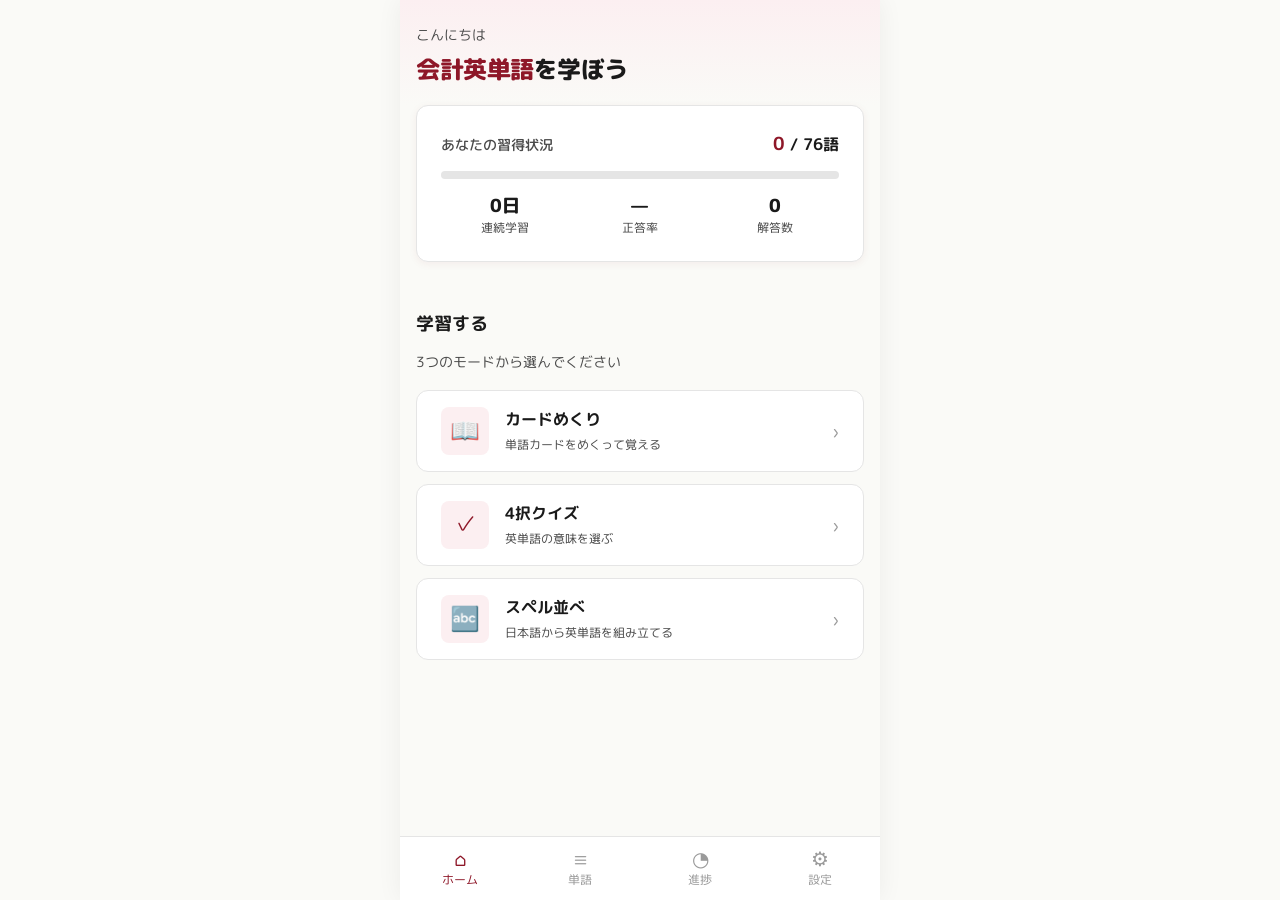
<file: index.html>
<!DOCTYPE html>
<html lang="ja">
<head>
  <meta charset="UTF-8">
  <meta name="viewport" content="width=device-width, initial-scale=1.0, maximum-scale=1.0, user-scalable=no">
  <meta name="theme-color" content="#8E1728">
  <title>会計英単語アプリ（仮）</title>

  <!-- Google Fonts: M PLUS Rounded 1c -->
  <link rel="preconnect" href="https://fonts.googleapis.com">
  <link rel="preconnect" href="https://fonts.gstatic.com" crossorigin>
  <link href="https://fonts.googleapis.com/css2?family=M+PLUS+Rounded+1c:wght@400;500;700;800&display=swap" rel="stylesheet">

  <!-- スタイル -->
  <link rel="stylesheet" href="css/theme.css">
  <link rel="stylesheet" href="css/base.css">
  <link rel="stylesheet" href="css/components.css">

  <style>
    /* ホーム画面固有のスタイル */
    .home-header {
      padding: var(--space-5) var(--space-4) var(--space-4);
      background: linear-gradient(180deg, var(--color-primary-50) 0%, var(--color-bg) 100%);
    }

    .home-greeting {
      font-size: var(--font-size-sm);
      color: var(--color-text-sub);
      margin-bottom: var(--space-1);
    }

    .home-title {
      font-size: var(--font-size-lg);
      font-weight: 800;
      color: var(--color-text);
      letter-spacing: -0.02em;
    }

    .home-title__brand {
      color: var(--color-primary);
    }

    /* 進捗サマリー */
    .progress-summary {
      background-color: var(--color-bg-elevated);
      border-radius: var(--radius-lg);
      padding: var(--space-5);
      margin: 0 var(--space-4) var(--space-5);
      border: 1px solid var(--color-border);
      box-shadow: var(--shadow-card);
    }

    .progress-summary__header {
      display: flex;
      justify-content: space-between;
      align-items: baseline;
      margin-bottom: var(--space-3);
    }

    .progress-summary__label {
      font-size: var(--font-size-sm);
      color: var(--color-text-sub);
      font-weight: 500;
    }

    .progress-summary__count {
      font-size: var(--font-size-base);
      color: var(--color-text);
      font-weight: 700;
    }

    .progress-summary__count strong {
      color: var(--color-primary);
      font-size: var(--font-size-md);
    }

    /* 統計グリッド */
    .stats-grid {
      display: grid;
      grid-template-columns: repeat(3, 1fr);
      gap: var(--space-2);
      margin-top: var(--space-4);
    }

    .stat-mini {
      text-align: center;
    }

    .stat-mini__value {
      font-size: var(--font-size-md);
      font-weight: 800;
      color: var(--color-text);
      line-height: 1.2;
    }

    .stat-mini__label {
      font-size: var(--font-size-xs);
      color: var(--color-text-sub);
      margin-top: 2px;
    }

    /* 学習モードリスト */
    .mode-list {
      display: flex;
      flex-direction: column;
      gap: var(--space-3);
    }
  </style>
</head>
<body>
  <div class="app-container">
    <main class="main-content">

      <!-- ヘッダー：挨拶とアプリタイトル -->
      <header class="home-header">
        <p class="home-greeting">こんにちは</p>
        <h1 class="home-title">
          <span class="home-title__brand">会計英単語</span>を学ぼう
        </h1>
      </header>

      <!-- 進捗サマリー -->
      <div class="progress-summary">
        <div class="progress-summary__header">
          <span class="progress-summary__label">あなたの習得状況</span>
          <span class="progress-summary__count">
            <strong>4</strong> / 20語
          </span>
        </div>
        <div class="progress-bar">
          <div class="progress-bar__fill" style="width: 20%;"></div>
        </div>

        <div class="stats-grid">
          <div class="stat-mini">
            <div class="stat-mini__value">5日</div>
            <div class="stat-mini__label">連続学習</div>
          </div>
          <div class="stat-mini">
            <div class="stat-mini__value">87%</div>
            <div class="stat-mini__label">正答率</div>
          </div>
          <div class="stat-mini">
            <div class="stat-mini__value">42</div>
            <div class="stat-mini__label">解答数</div>
          </div>
        </div>
      </div>

      <!-- 学習モード -->
      <section class="section">
        <h2 class="section__title">学習する</h2>
        <p class="section__subtitle">3つのモードから選んでください</p>

        <div class="mode-list">
          <a href="pages/range-select.html?mode=card" class="mode-card">
            <div class="mode-card__icon">📖</div>
            <div class="mode-card__body">
              <div class="mode-card__title">カードめくり</div>
              <div class="mode-card__desc">単語カードをめくって覚える</div>
            </div>
            <div class="mode-card__chevron">›</div>
          </a>

          <a href="pages/range-select.html?mode=quiz" class="mode-card">
            <div class="mode-card__icon">✓</div>
            <div class="mode-card__body">
              <div class="mode-card__title">4択クイズ</div>
              <div class="mode-card__desc">英単語の意味を選ぶ</div>
            </div>
            <div class="mode-card__chevron">›</div>
          </a>

          <a href="pages/range-select.html?mode=input" class="mode-card">
            <div class="mode-card__icon">🔤</div>
            <div class="mode-card__body">
              <div class="mode-card__title">スペル並べ</div>
              <div class="mode-card__desc">日本語から英単語を組み立てる</div>
            </div>
            <div class="mode-card__chevron">›</div>
          </a>
        </div>
      </section>

    </main>

    <!-- 下部タブバー -->
    <nav class="tab-bar">
      <a href="index.html" class="tab-bar__item tab-bar__item--active">
        <span class="tab-bar__icon">⌂</span>
        <span>ホーム</span>
      </a>
      <a href="pages/word-list.html" class="tab-bar__item">
        <span class="tab-bar__icon">≡</span>
        <span>単語</span>
      </a>
      <a href="pages/progress.html" class="tab-bar__item">
        <span class="tab-bar__icon">◔</span>
        <span>進捗</span>
      </a>
      <a href="pages/settings.html" class="tab-bar__item">
        <span class="tab-bar__icon">⚙</span>
        <span>設定</span>
      </a>
    </nav>
  </div>

  <script src="js/storage.js"></script>
  <script src="js/words.js"></script>
  <script src="js/progress.js"></script>
  <script src="js/ui.js"></script>
  <script>
    // ホーム画面の動的表示処理
    document.addEventListener('DOMContentLoaded', async () => {
      try {
        await storage.init();
        const allTerms = await words.getAll();
        const stats = await progress.getOverallStats();

        // 習得状況の表示
        const masteredCount = stats.masteredCount;
        const totalCount = allTerms.length;
        const percentage = totalCount > 0 ? Math.round((masteredCount / totalCount) * 100) : 0;

        const progressLabel = document.querySelector('.progress-summary__count');
        if (progressLabel) {
          progressLabel.innerHTML = `<strong>${masteredCount}</strong> / ${totalCount}語`;
        }

        const progressBar = document.querySelector('.progress-bar__fill');
        if (progressBar) {
          progressBar.style.width = `${percentage}%`;
        }

        // 統計（連続学習日数・正答率・解答数）
        const statValues = document.querySelectorAll('.stat-mini__value');
        if (statValues.length >= 3) {
          statValues[0].textContent = `${stats.streakDays}日`;
          statValues[1].textContent = stats.totalAnswered > 0
            ? `${Math.round(stats.accuracy * 100)}%`
            : '—';
          statValues[2].textContent = stats.totalAnswered;
        }
      } catch (error) {
        console.error('ホーム画面初期化エラー:', error);
      }
    });
  </script>
</body>
</html>
</file>
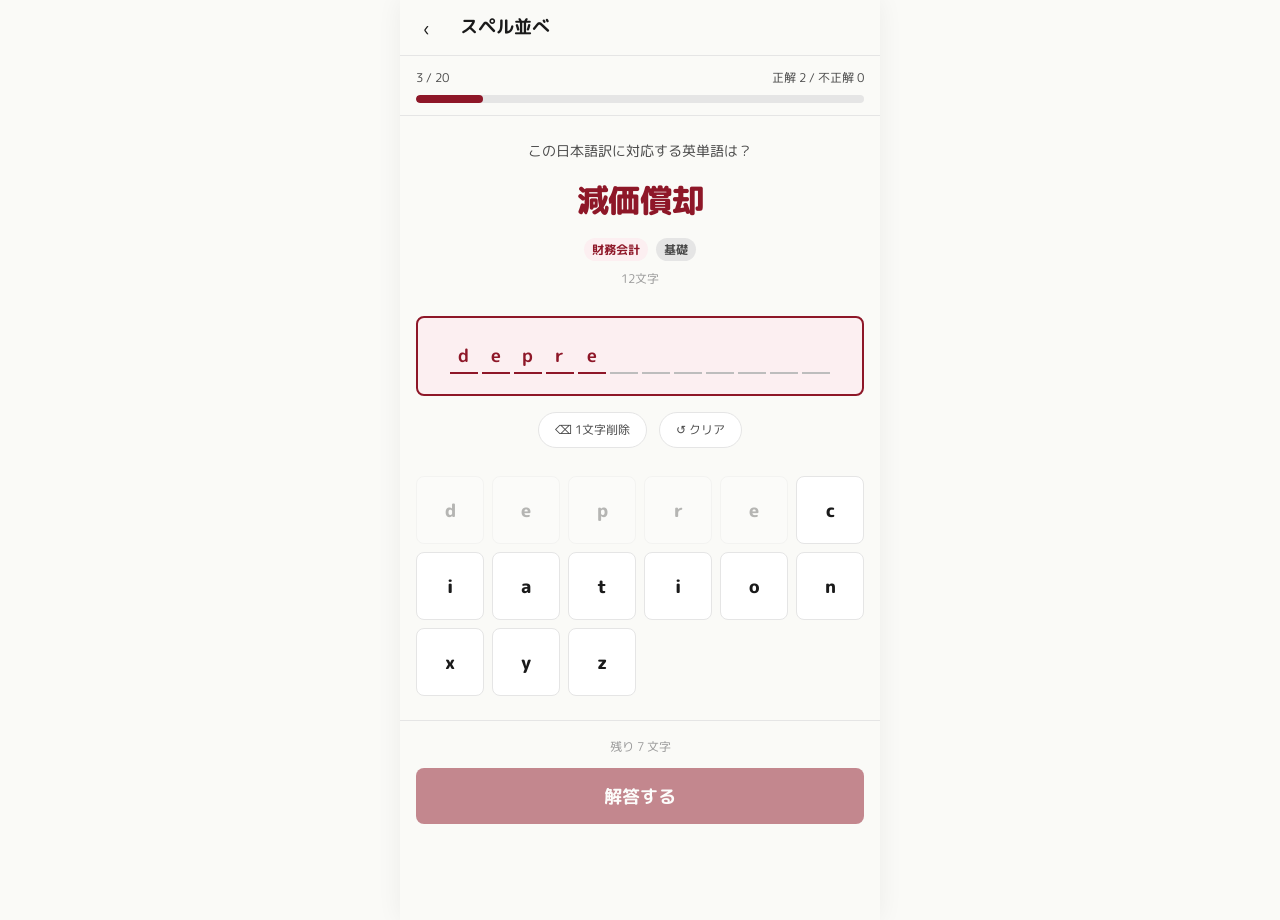
<file: pages/learn-input.html>
<!DOCTYPE html>
<html lang="ja">
<head>
  <meta charset="UTF-8">
  <meta name="viewport" content="width=device-width, initial-scale=1.0, maximum-scale=1.0, user-scalable=no">
  <meta name="theme-color" content="#8E1728">
  <title>スペル並べ</title>

  <link rel="preconnect" href="https://fonts.googleapis.com">
  <link rel="preconnect" href="https://fonts.gstatic.com" crossorigin>
  <link href="https://fonts.googleapis.com/css2?family=M+PLUS+Rounded+1c:wght@400;500;700;800&display=swap" rel="stylesheet">

  <link rel="stylesheet" href="../css/theme.css">
  <link rel="stylesheet" href="../css/base.css">
  <link rel="stylesheet" href="../css/components.css">

  <style>
    .learn-progress {
      padding: var(--space-3) var(--space-4);
      background-color: var(--color-bg);
      border-bottom: 1px solid var(--color-border);
    }

    .learn-progress__header {
      display: flex;
      justify-content: space-between;
      font-size: var(--font-size-xs);
      color: var(--color-text-sub);
      margin-bottom: var(--space-2);
    }

    /* 問題エリア */
    .input-question {
      padding: var(--space-5) var(--space-4) var(--space-3);
      text-align: center;
    }

    .input-question__label {
      font-size: var(--font-size-sm);
      color: var(--color-text-sub);
      margin-bottom: var(--space-3);
    }

    .input-question__japanese {
      font-size: var(--font-size-xl);
      font-weight: 800;
      color: var(--color-primary);
      margin-bottom: var(--space-3);
      letter-spacing: -0.01em;
    }

    .input-question__meta {
      display: flex;
      justify-content: center;
      gap: var(--space-2);
      margin-bottom: var(--space-2);
    }

    .input-question__hint {
      font-size: var(--font-size-xs);
      color: var(--color-text-mute);
    }

    /* 入力エリア */
    .input-area {
      margin: var(--space-4) var(--space-4);
      min-height: 80px;
      background-color: var(--color-bg-elevated);
      border-radius: var(--radius-md);
      border: 2px dashed var(--color-border-strong);
      padding: var(--space-3);
      display: flex;
      flex-wrap: wrap;
      align-items: center;
      gap: var(--space-1);
      justify-content: center;
      font-size: var(--font-size-md);
      font-weight: 700;
      letter-spacing: 0.02em;
    }

    .input-area--filled {
      border-style: solid;
      border-color: var(--color-primary);
      background-color: var(--color-primary-50);
    }

    .input-slot {
      display: inline-block;
      width: 28px;
      height: 36px;
      border-bottom: 2px solid var(--color-border-strong);
      text-align: center;
      line-height: 36px;
      color: var(--color-text);
      font-weight: 700;
    }

    .input-slot--filled {
      border-bottom-color: var(--color-primary);
      color: var(--color-primary);
    }

    .input-slot--space {
      width: 16px;
      border-bottom: none;
    }

    /* 削除ボタン */
    .input-controls {
      padding: 0 var(--space-4);
      display: flex;
      justify-content: center;
      gap: var(--space-3);
      margin-bottom: var(--space-4);
    }

    .input-control-btn {
      padding: var(--space-2) var(--space-4);
      background-color: var(--color-bg-elevated);
      border: 1px solid var(--color-border);
      border-radius: var(--radius-full);
      font-size: var(--font-size-xs);
      color: var(--color-text-sub);
      cursor: pointer;
      font-family: var(--font-base);
    }

    /* 文字パレット */
    .letter-palette {
      padding: var(--space-3) var(--space-4) var(--space-5);
      display: grid;
      grid-template-columns: repeat(6, 1fr);
      gap: var(--space-2);
    }

    .letter-tile {
      aspect-ratio: 1;
      background-color: var(--color-bg-elevated);
      border: 1.5px solid var(--color-border);
      border-radius: var(--radius-md);
      font-size: var(--font-size-md);
      font-weight: 800;
      color: var(--color-text);
      cursor: pointer;
      font-family: var(--font-base);
      transition: all var(--transition-fast);
      display: flex;
      align-items: center;
      justify-content: center;
      user-select: none;
      -webkit-user-select: none;
    }

    .letter-tile:active {
      background-color: var(--color-primary);
      color: white;
      border-color: var(--color-primary);
      transform: scale(0.94);
    }

    .letter-tile--used {
      opacity: 0.3;
      pointer-events: none;
    }

    /* 確認ボタン */
    .check-action {
      position: sticky;
      bottom: 0;
      background-color: var(--color-bg);
      padding: var(--space-4);
      border-top: 1px solid var(--color-border);
    }

    .check-action__hint {
      text-align: center;
      font-size: var(--font-size-xs);
      color: var(--color-text-mute);
      margin-bottom: var(--space-3);
    }
  </style>
</head>
<body>
  <div class="app-container">
    <main class="main-content">

      <header class="app-header">
        <button class="app-header__back" onclick="history.back()">‹</button>
        <h1 class="app-header__title">スペル並べ</h1>
      </header>

      <!-- 進捗 -->
      <div class="learn-progress">
        <div class="learn-progress__header">
          <span>3 / 20</span>
          <span>正解 2 / 不正解 0</span>
        </div>
        <div class="progress-bar">
          <div class="progress-bar__fill" style="width: 15%;"></div>
        </div>
      </div>

      <!-- 問題 -->
      <div class="input-question">
        <p class="input-question__label">この日本語訳に対応する英単語は？</p>
        <h2 class="input-question__japanese">減価償却</h2>
        <div class="input-question__meta">
          <span class="badge badge--primary">財務会計</span>
          <span class="badge">基礎</span>
        </div>
        <p class="input-question__hint">12文字</p>
      </div>

      <!-- 入力エリア -->
      <div class="input-area input-area--filled" id="inputArea">
        <span class="input-slot input-slot--filled">d</span>
        <span class="input-slot input-slot--filled">e</span>
        <span class="input-slot input-slot--filled">p</span>
        <span class="input-slot input-slot--filled">r</span>
        <span class="input-slot input-slot--filled">e</span>
        <span class="input-slot"></span>
        <span class="input-slot"></span>
        <span class="input-slot"></span>
        <span class="input-slot"></span>
        <span class="input-slot"></span>
        <span class="input-slot"></span>
        <span class="input-slot"></span>
      </div>

      <!-- 操作ボタン -->
      <div class="input-controls">
        <button class="input-control-btn">⌫ 1文字削除</button>
        <button class="input-control-btn">↺ クリア</button>
      </div>

      <!-- 文字パレット -->
      <div class="letter-palette">
        <button class="letter-tile letter-tile--used">d</button>
        <button class="letter-tile letter-tile--used">e</button>
        <button class="letter-tile letter-tile--used">p</button>
        <button class="letter-tile letter-tile--used">r</button>
        <button class="letter-tile letter-tile--used">e</button>
        <button class="letter-tile">c</button>
        <button class="letter-tile">i</button>
        <button class="letter-tile">a</button>
        <button class="letter-tile">t</button>
        <button class="letter-tile">i</button>
        <button class="letter-tile">o</button>
        <button class="letter-tile">n</button>
        <button class="letter-tile">x</button>
        <button class="letter-tile">y</button>
        <button class="letter-tile">z</button>
      </div>

      <!-- 確認ボタン -->
      <div class="check-action">
        <p class="check-action__hint">残り 7 文字</p>
        <button class="btn btn--primary btn--block btn--lg" disabled style="opacity: 0.5;">解答する</button>
      </div>

    </main>
  </div>
</body>
</html>
</file>
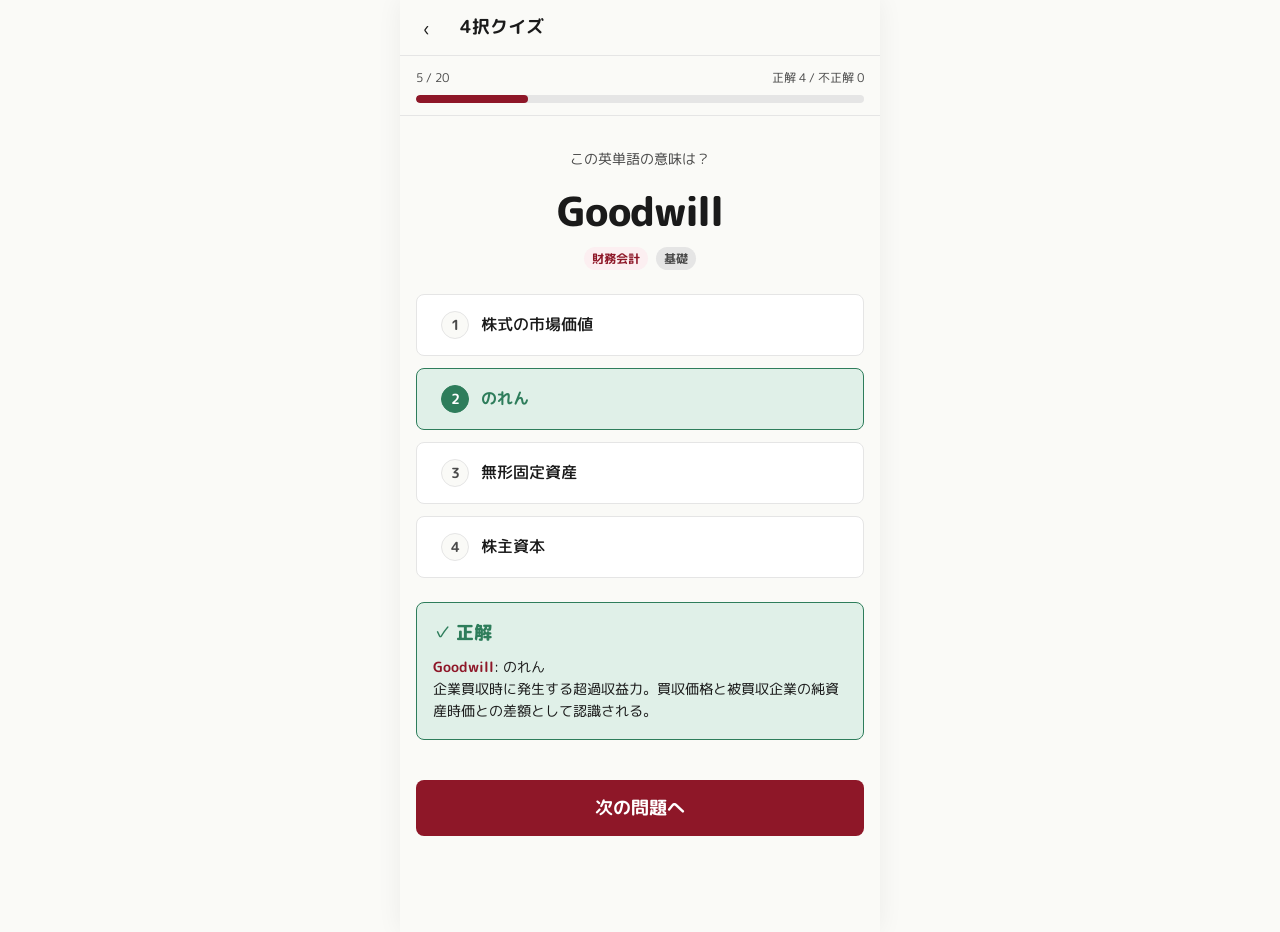
<file: pages/learn-quiz.html>
<!DOCTYPE html>
<html lang="ja">
<head>
  <meta charset="UTF-8">
  <meta name="viewport" content="width=device-width, initial-scale=1.0, maximum-scale=1.0, user-scalable=no">
  <meta name="theme-color" content="#8E1728">
  <title>4択クイズ</title>

  <link rel="preconnect" href="https://fonts.googleapis.com">
  <link rel="preconnect" href="https://fonts.gstatic.com" crossorigin>
  <link href="https://fonts.googleapis.com/css2?family=M+PLUS+Rounded+1c:wght@400;500;700;800&display=swap" rel="stylesheet">

  <link rel="stylesheet" href="../css/theme.css">
  <link rel="stylesheet" href="../css/base.css">
  <link rel="stylesheet" href="../css/components.css">

  <style>
    .learn-progress {
      padding: var(--space-3) var(--space-4);
      background-color: var(--color-bg);
      border-bottom: 1px solid var(--color-border);
    }

    .learn-progress__header {
      display: flex;
      justify-content: space-between;
      font-size: var(--font-size-xs);
      color: var(--color-text-sub);
      margin-bottom: var(--space-2);
    }

    /* 問題エリア */
    .quiz-question {
      padding: var(--space-6) var(--space-4) var(--space-5);
      text-align: center;
    }

    .quiz-question__label {
      font-size: var(--font-size-sm);
      color: var(--color-text-sub);
      margin-bottom: var(--space-4);
    }

    .quiz-question__word {
      font-size: var(--font-size-xxl);
      font-weight: 800;
      color: var(--color-text);
      line-height: 1.2;
      letter-spacing: -0.02em;
      margin-bottom: var(--space-3);
    }

    .quiz-question__meta {
      display: flex;
      justify-content: center;
      gap: var(--space-2);
    }

    /* 選択肢 */
    .quiz-options {
      padding: 0 var(--space-4);
      display: flex;
      flex-direction: column;
      gap: var(--space-3);
    }

    .quiz-option {
      width: 100%;
      padding: var(--space-4) var(--space-5);
      background-color: var(--color-bg-elevated);
      border: 1.5px solid var(--color-border);
      border-radius: var(--radius-md);
      font-size: var(--font-size-base);
      font-weight: 500;
      color: var(--color-text);
      cursor: pointer;
      font-family: var(--font-base);
      text-align: left;
      transition: all var(--transition-fast);
      min-height: 56px;
      display: flex;
      align-items: center;
      gap: var(--space-3);
    }

    .quiz-option__number {
      flex-shrink: 0;
      width: 28px;
      height: 28px;
      border-radius: var(--radius-full);
      background-color: var(--color-bg);
      border: 1.5px solid var(--color-border);
      display: flex;
      align-items: center;
      justify-content: center;
      font-size: var(--font-size-sm);
      font-weight: 700;
      color: var(--color-text-sub);
    }

    .quiz-option:active {
      transform: scale(0.98);
    }

    /* 正解時 */
    .quiz-option--correct {
      background-color: var(--color-success-light);
      border-color: var(--color-success);
      color: var(--color-success);
      font-weight: 700;
    }

    .quiz-option--correct .quiz-option__number {
      background-color: var(--color-success);
      border-color: var(--color-success);
      color: white;
    }

    /* 不正解時 */
    .quiz-option--incorrect {
      background-color: var(--color-error-light);
      border-color: var(--color-error);
      color: var(--color-error);
    }

    .quiz-option--incorrect .quiz-option__number {
      background-color: var(--color-error);
      border-color: var(--color-error);
      color: white;
    }

    /* フィードバック表示 */
    .quiz-feedback {
      margin: var(--space-5) var(--space-4) 0;
      padding: var(--space-4);
      border-radius: var(--radius-md);
      display: none;
    }

    .quiz-feedback--show {
      display: block;
    }

    .quiz-feedback--correct {
      background-color: var(--color-success-light);
      border: 1px solid var(--color-success);
      color: var(--color-success);
    }

    .quiz-feedback--incorrect {
      background-color: var(--color-warning-light);
      border: 1px solid var(--color-warning);
      color: var(--color-warning);
    }

    .quiz-feedback__title {
      font-size: var(--font-size-md);
      font-weight: 800;
      margin-bottom: var(--space-2);
    }

    .quiz-feedback__detail {
      font-size: var(--font-size-sm);
      color: var(--color-text);
      line-height: 1.6;
    }

    .quiz-feedback__detail strong {
      color: var(--color-primary);
      font-weight: 700;
    }

    /* 次へボタン */
    .next-action {
      position: sticky;
      bottom: 0;
      background-color: var(--color-bg);
      padding: var(--space-4);
      margin-top: var(--space-5);
      display: none;
    }

    .next-action--show {
      display: block;
    }
  </style>
</head>
<body>
  <div class="app-container">
    <main class="main-content">

      <header class="app-header">
        <button class="app-header__back" onclick="history.back()">‹</button>
        <h1 class="app-header__title">4択クイズ</h1>
      </header>

      <!-- 進捗 -->
      <div class="learn-progress">
        <div class="learn-progress__header">
          <span>5 / 20</span>
          <span>正解 4 / 不正解 0</span>
        </div>
        <div class="progress-bar">
          <div class="progress-bar__fill" style="width: 25%;"></div>
        </div>
      </div>

      <!-- 問題 -->
      <div class="quiz-question">
        <p class="quiz-question__label">この英単語の意味は？</p>
        <h2 class="quiz-question__word">Goodwill</h2>
        <div class="quiz-question__meta">
          <span class="badge badge--primary">財務会計</span>
          <span class="badge">基礎</span>
        </div>
      </div>

      <!-- 選択肢 -->
      <div class="quiz-options">
        <button class="quiz-option" onclick="selectAnswer(this, false)">
          <span class="quiz-option__number">1</span>
          <span>株式の市場価値</span>
        </button>
        <button class="quiz-option quiz-option--correct" onclick="selectAnswer(this, true)" id="correctOption">
          <span class="quiz-option__number">2</span>
          <span>のれん</span>
        </button>
        <button class="quiz-option" onclick="selectAnswer(this, false)">
          <span class="quiz-option__number">3</span>
          <span>無形固定資産</span>
        </button>
        <button class="quiz-option" onclick="selectAnswer(this, false)">
          <span class="quiz-option__number">4</span>
          <span>株主資本</span>
        </button>
      </div>

      <!-- フィードバック -->
      <div class="quiz-feedback quiz-feedback--correct quiz-feedback--show" id="feedback">
        <div class="quiz-feedback__title">✓ 正解</div>
        <div class="quiz-feedback__detail">
          <strong>Goodwill</strong>: のれん<br>
          企業買収時に発生する超過収益力。買収価格と被買収企業の純資産時価との差額として認識される。
        </div>
      </div>

      <!-- 次へ -->
      <div class="next-action next-action--show">
        <button class="btn btn--primary btn--block btn--lg">次の問題へ</button>
      </div>

    </main>
  </div>

  <script>
    // この画面はワイヤーフレーム用：正解時のフィードバックを最初から表示している
    function selectAnswer(btn, isCorrect) {
      // ダミー処理：次の問題へ進む想定
    }
  </script>
</body>
</html>
</file>
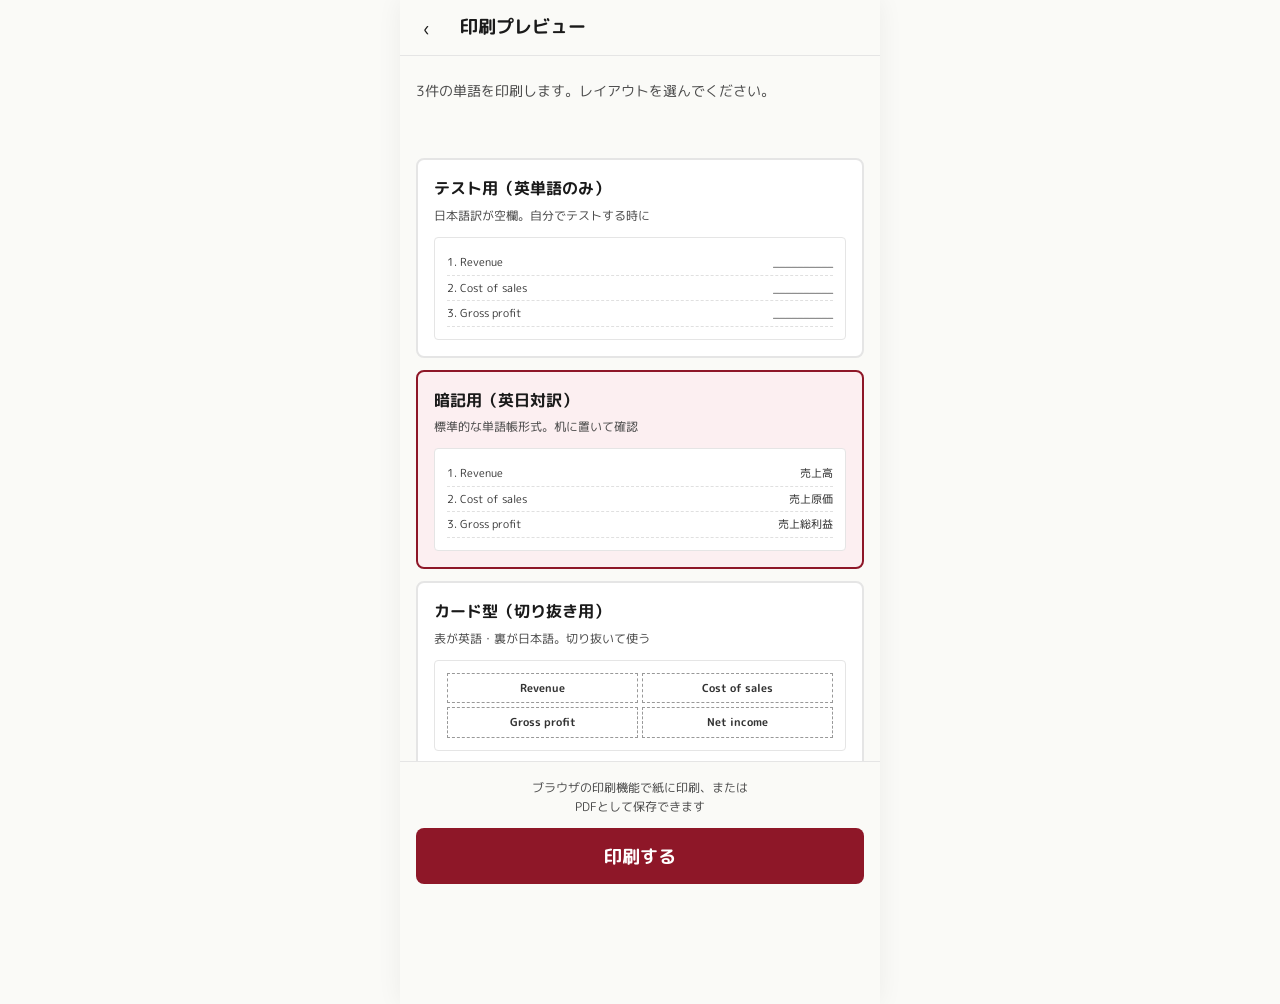
<file: pages/print-view.html>
<!DOCTYPE html>
<html lang="ja">
<head>
  <meta charset="UTF-8">
  <meta name="viewport" content="width=device-width, initial-scale=1.0, maximum-scale=1.0, user-scalable=no">
  <meta name="theme-color" content="#8E1728">
  <title>印刷プレビュー</title>

  <link rel="preconnect" href="https://fonts.googleapis.com">
  <link rel="preconnect" href="https://fonts.gstatic.com" crossorigin>
  <link href="https://fonts.googleapis.com/css2?family=M+PLUS+Rounded+1c:wght@400;500;700;800&display=swap" rel="stylesheet">

  <link rel="stylesheet" href="../css/theme.css">
  <link rel="stylesheet" href="../css/base.css">
  <link rel="stylesheet" href="../css/components.css">

  <style>
    .layout-selector {
      padding: var(--space-4);
      display: flex;
      flex-direction: column;
      gap: var(--space-3);
    }

    .layout-option {
      background-color: var(--color-bg-elevated);
      border: 2px solid var(--color-border);
      border-radius: var(--radius-md);
      padding: var(--space-4);
      cursor: pointer;
      transition: all var(--transition-fast);
    }

    .layout-option--selected {
      border-color: var(--color-primary);
      background-color: var(--color-primary-50);
    }

    .layout-option__title {
      font-size: var(--font-size-base);
      font-weight: 700;
      color: var(--color-text);
      margin-bottom: var(--space-1);
    }

    .layout-option__desc {
      font-size: var(--font-size-xs);
      color: var(--color-text-sub);
      margin-bottom: var(--space-3);
    }

    .layout-preview {
      background-color: white;
      border: 1px solid var(--color-border);
      border-radius: var(--radius-sm);
      padding: var(--space-3);
      font-size: 11px;
      color: #333;
      line-height: 1.5;
    }

    .layout-preview__row {
      display: flex;
      justify-content: space-between;
      padding: 4px 0;
      border-bottom: 1px dashed #e0e0e0;
    }

    .layout-preview__cards {
      display: grid;
      grid-template-columns: 1fr 1fr;
      gap: 4px;
    }

    .layout-preview__card {
      border: 1px dashed #999;
      padding: 6px;
      text-align: center;
      font-weight: 700;
    }

    .print-action {
      position: sticky;
      bottom: 0;
      padding: var(--space-4);
      background-color: var(--color-bg);
      border-top: 1px solid var(--color-border);
    }

    .print-info {
      text-align: center;
      font-size: var(--font-size-xs);
      color: var(--color-text-sub);
      margin-bottom: var(--space-3);
      line-height: 1.6;
    }
  </style>
</head>
<body>
  <div class="app-container">
    <main class="main-content">

      <header class="app-header">
        <button class="app-header__back" onclick="history.back()">‹</button>
        <h1 class="app-header__title">印刷プレビュー</h1>
      </header>

      <div class="section">
        <p class="section__subtitle">3件の単語を印刷します。レイアウトを選んでください。</p>
      </div>

      <!-- レイアウト選択 -->
      <div class="layout-selector">
        <!-- レイアウト1：英単語のみ（テスト用） -->
        <div class="layout-option" onclick="selectLayout(this)">
          <div class="layout-option__title">テスト用（英単語のみ）</div>
          <div class="layout-option__desc">日本語訳が空欄。自分でテストする時に</div>
          <div class="layout-preview">
            <div class="layout-preview__row"><span>1. Revenue</span><span>__________</span></div>
            <div class="layout-preview__row"><span>2. Cost of sales</span><span>__________</span></div>
            <div class="layout-preview__row"><span>3. Gross profit</span><span>__________</span></div>
          </div>
        </div>

        <!-- レイアウト2：英日対訳（暗記用） -->
        <div class="layout-option layout-option--selected" onclick="selectLayout(this)">
          <div class="layout-option__title">暗記用（英日対訳）</div>
          <div class="layout-option__desc">標準的な単語帳形式。机に置いて確認</div>
          <div class="layout-preview">
            <div class="layout-preview__row"><span>1. Revenue</span><span>売上高</span></div>
            <div class="layout-preview__row"><span>2. Cost of sales</span><span>売上原価</span></div>
            <div class="layout-preview__row"><span>3. Gross profit</span><span>売上総利益</span></div>
          </div>
        </div>

        <!-- レイアウト3：カード型 -->
        <div class="layout-option" onclick="selectLayout(this)">
          <div class="layout-option__title">カード型（切り抜き用）</div>
          <div class="layout-option__desc">表が英語・裏が日本語。切り抜いて使う</div>
          <div class="layout-preview">
            <div class="layout-preview__cards">
              <div class="layout-preview__card">Revenue</div>
              <div class="layout-preview__card">Cost of sales</div>
              <div class="layout-preview__card">Gross profit</div>
              <div class="layout-preview__card">Net income</div>
            </div>
          </div>
        </div>
      </div>

      <!-- 印刷ボタン -->
      <div class="print-action">
        <p class="print-info">
          ブラウザの印刷機能で紙に印刷、または<br>
          PDFとして保存できます
        </p>
        <button class="btn btn--primary btn--block btn--lg" onclick="window.print()">
          印刷する
        </button>
      </div>

    </main>
  </div>

  <script>
    function selectLayout(elem) {
      document.querySelectorAll('.layout-option').forEach(el => {
        el.classList.remove('layout-option--selected');
      });
      elem.classList.add('layout-option--selected');
    }
  </script>
</body>
</html>
</file>
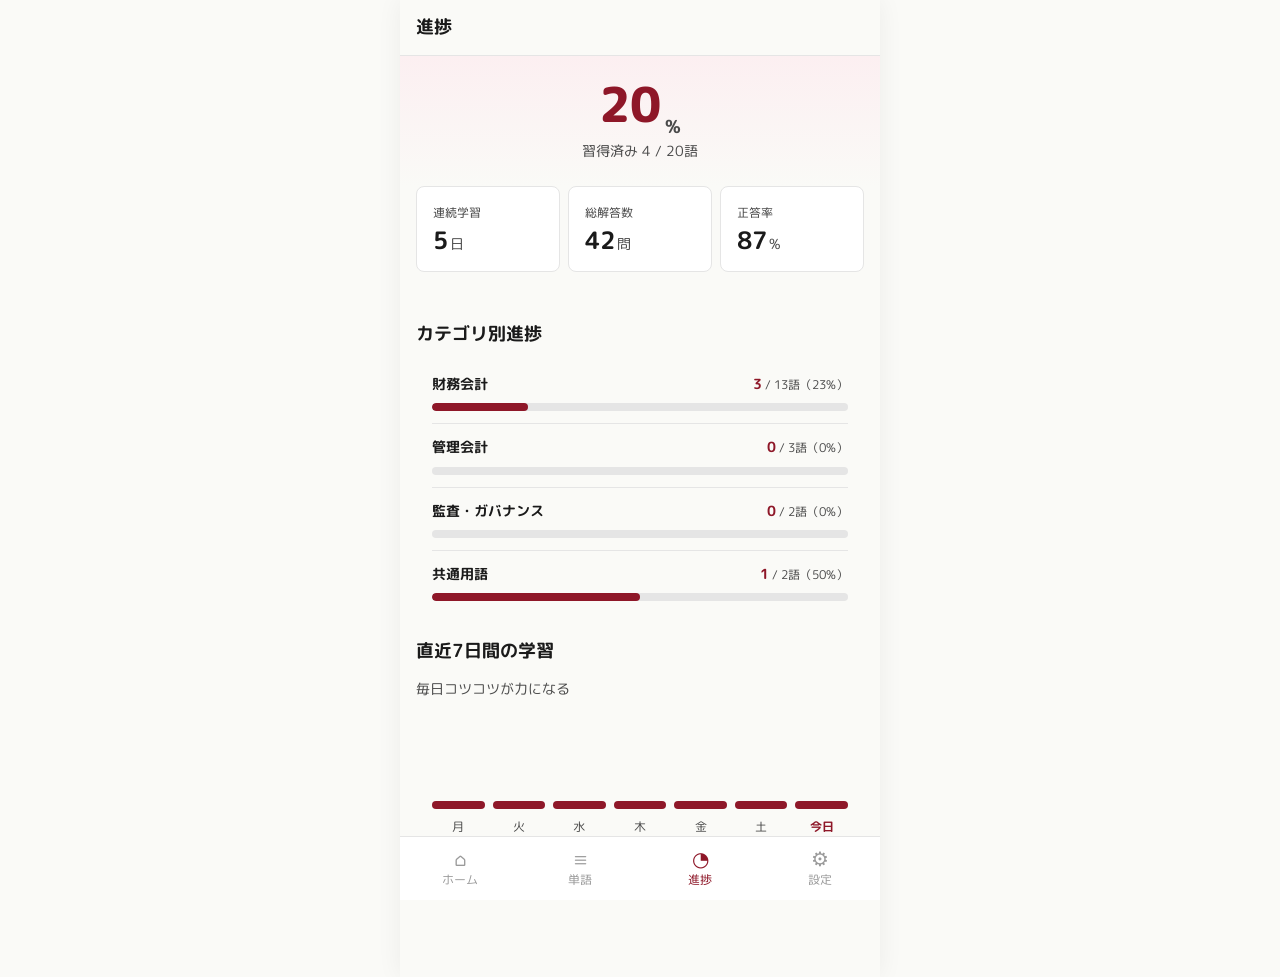
<file: pages/progress.html>
<!DOCTYPE html>
<html lang="ja">
<head>
  <meta charset="UTF-8">
  <meta name="viewport" content="width=device-width, initial-scale=1.0, maximum-scale=1.0, user-scalable=no">
  <meta name="theme-color" content="#8E1728">
  <title>進捗</title>

  <link rel="preconnect" href="https://fonts.googleapis.com">
  <link rel="preconnect" href="https://fonts.gstatic.com" crossorigin>
  <link href="https://fonts.googleapis.com/css2?family=M+PLUS+Rounded+1c:wght@400;500;700;800&display=swap" rel="stylesheet">

  <link rel="stylesheet" href="../css/theme.css">
  <link rel="stylesheet" href="../css/base.css">
  <link rel="stylesheet" href="../css/components.css">

  <style>
    .progress-hero {
      padding: var(--space-5) var(--space-4);
      text-align: center;
      background: linear-gradient(180deg, var(--color-primary-50) 0%, var(--color-bg) 100%);
    }

    .progress-hero__big {
      font-size: 48px;
      font-weight: 800;
      color: var(--color-primary);
      line-height: 1;
      margin-bottom: var(--space-1);
    }

    .progress-hero__big sub {
      font-size: var(--font-size-md);
      font-weight: 700;
      color: var(--color-text-sub);
      margin-left: var(--space-1);
    }

    .progress-hero__label {
      font-size: var(--font-size-sm);
      color: var(--color-text-sub);
    }

    .stats-row {
      padding: 0 var(--space-4) var(--space-5);
      display: grid;
      grid-template-columns: 1fr 1fr 1fr;
      gap: var(--space-2);
    }

    /* カテゴリ進捗 */
    .category-progress {
      padding: 0 var(--space-4);
    }

    .category-item {
      padding: var(--space-3) 0;
      border-bottom: 1px solid var(--color-border);
    }

    .category-item:last-child {
      border-bottom: none;
    }

    .category-item__header {
      display: flex;
      justify-content: space-between;
      align-items: baseline;
      margin-bottom: var(--space-2);
    }

    .category-item__name {
      font-size: var(--font-size-sm);
      font-weight: 700;
      color: var(--color-text);
    }

    .category-item__count {
      font-size: var(--font-size-xs);
      color: var(--color-text-sub);
    }

    .category-item__count strong {
      color: var(--color-primary);
      font-size: var(--font-size-sm);
      font-weight: 700;
    }

    /* 学習量グラフ */
    .activity-chart {
      padding: var(--space-3) var(--space-4) var(--space-5);
    }

    .activity-bars {
      display: flex;
      gap: var(--space-2);
      align-items: flex-end;
      height: 120px;
      padding: var(--space-3) 0;
    }

    .activity-bar {
      flex: 1;
      display: flex;
      flex-direction: column;
      align-items: center;
      gap: var(--space-2);
    }

    .activity-bar__visual {
      width: 100%;
      background-color: var(--color-primary);
      border-radius: var(--radius-sm);
      min-height: 8px;
      transition: height var(--transition-slow);
    }

    .activity-bar__visual--mute {
      background-color: var(--color-border);
    }

    .activity-bar__day {
      font-size: var(--font-size-xs);
      color: var(--color-text-sub);
    }

    .activity-bar__day--today {
      color: var(--color-primary);
      font-weight: 700;
    }
  </style>
</head>
<body>
  <div class="app-container">
    <main class="main-content">

      <header class="app-header">
        <h1 class="app-header__title">進捗</h1>
      </header>

      <!-- 全体進捗ヒーロー -->
      <div class="progress-hero">
        <div class="progress-hero__big">20<sub>%</sub></div>
        <div class="progress-hero__label">習得済み 4 / 20語</div>
      </div>

      <!-- 統計 -->
      <div class="stats-row">
        <div class="stat-card">
          <div class="stat-card__label">連続学習</div>
          <div class="stat-card__value">5<span class="stat-card__suffix">日</span></div>
        </div>
        <div class="stat-card">
          <div class="stat-card__label">総解答数</div>
          <div class="stat-card__value">42<span class="stat-card__suffix">問</span></div>
        </div>
        <div class="stat-card">
          <div class="stat-card__label">正答率</div>
          <div class="stat-card__value">87<span class="stat-card__suffix">%</span></div>
        </div>
      </div>

      <!-- カテゴリ別進捗 -->
      <section class="section">
        <h2 class="section__title">カテゴリ別進捗</h2>
        <div class="category-progress">
          <div class="category-item">
            <div class="category-item__header">
              <span class="category-item__name">財務会計</span>
              <span class="category-item__count"><strong>3</strong> / 13語（23%）</span>
            </div>
            <div class="progress-bar">
              <div class="progress-bar__fill" style="width: 23%;"></div>
            </div>
          </div>
          <div class="category-item">
            <div class="category-item__header">
              <span class="category-item__name">管理会計</span>
              <span class="category-item__count"><strong>0</strong> / 3語（0%）</span>
            </div>
            <div class="progress-bar">
              <div class="progress-bar__fill" style="width: 0%;"></div>
            </div>
          </div>
          <div class="category-item">
            <div class="category-item__header">
              <span class="category-item__name">監査・ガバナンス</span>
              <span class="category-item__count"><strong>0</strong> / 2語（0%）</span>
            </div>
            <div class="progress-bar">
              <div class="progress-bar__fill" style="width: 0%;"></div>
            </div>
          </div>
          <div class="category-item">
            <div class="category-item__header">
              <span class="category-item__name">共通用語</span>
              <span class="category-item__count"><strong>1</strong> / 2語（50%）</span>
            </div>
            <div class="progress-bar">
              <div class="progress-bar__fill" style="width: 50%;"></div>
            </div>
          </div>
        </div>
      </section>

      <!-- 学習量グラフ -->
      <section class="section">
        <h2 class="section__title">直近7日間の学習</h2>
        <p class="section__subtitle">毎日コツコツが力になる</p>
        <div class="activity-chart">
          <div class="activity-bars">
            <div class="activity-bar">
              <div class="activity-bar__visual" style="height: 30%;"></div>
              <span class="activity-bar__day">月</span>
            </div>
            <div class="activity-bar">
              <div class="activity-bar__visual" style="height: 60%;"></div>
              <span class="activity-bar__day">火</span>
            </div>
            <div class="activity-bar">
              <div class="activity-bar__visual" style="height: 80%;"></div>
              <span class="activity-bar__day">水</span>
            </div>
            <div class="activity-bar">
              <div class="activity-bar__visual" style="height: 45%;"></div>
              <span class="activity-bar__day">木</span>
            </div>
            <div class="activity-bar">
              <div class="activity-bar__visual" style="height: 90%;"></div>
              <span class="activity-bar__day">金</span>
            </div>
            <div class="activity-bar">
              <div class="activity-bar__visual" style="height: 70%;"></div>
              <span class="activity-bar__day">土</span>
            </div>
            <div class="activity-bar">
              <div class="activity-bar__visual" style="height: 40%;"></div>
              <span class="activity-bar__day activity-bar__day--today">今日</span>
            </div>
          </div>
        </div>
      </section>

    </main>

    <!-- 下部タブバー -->
    <nav class="tab-bar">
      <a href="../index.html" class="tab-bar__item">
        <span class="tab-bar__icon">⌂</span>
        <span>ホーム</span>
      </a>
      <a href="word-list.html" class="tab-bar__item">
        <span class="tab-bar__icon">≡</span>
        <span>単語</span>
      </a>
      <a href="progress.html" class="tab-bar__item tab-bar__item--active">
        <span class="tab-bar__icon">◔</span>
        <span>進捗</span>
      </a>
      <a href="settings.html" class="tab-bar__item">
        <span class="tab-bar__icon">⚙</span>
        <span>設定</span>
      </a>
    </nav>
  </div>
</body>
</html>
</file>
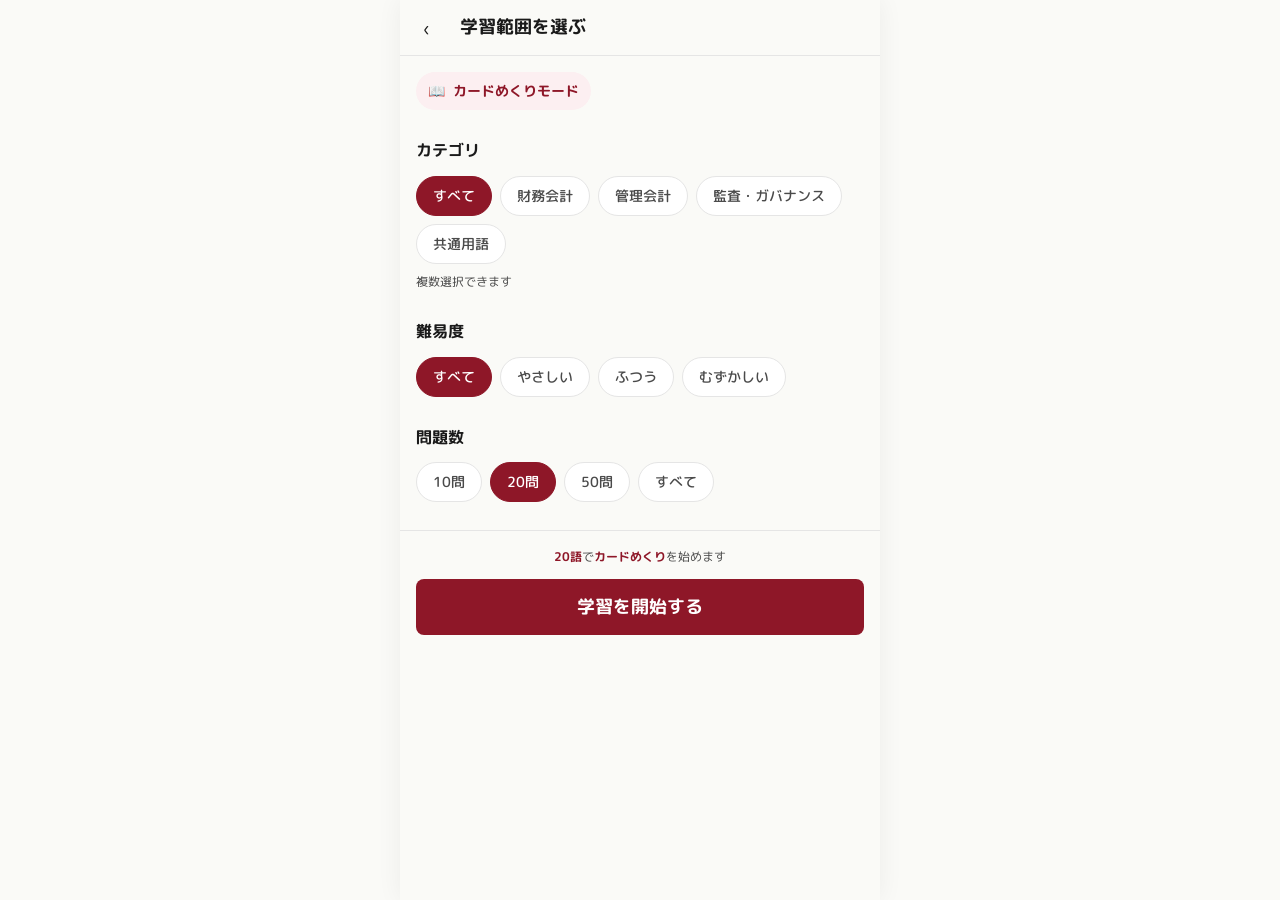
<file: pages/range-select.html>
<!DOCTYPE html>
<html lang="ja">
<head>
  <meta charset="UTF-8">
  <meta name="viewport" content="width=device-width, initial-scale=1.0, maximum-scale=1.0, user-scalable=no">
  <meta name="theme-color" content="#8E1728">
  <title>学習範囲を選ぶ</title>

  <link rel="preconnect" href="https://fonts.googleapis.com">
  <link rel="preconnect" href="https://fonts.gstatic.com" crossorigin>
  <link href="https://fonts.googleapis.com/css2?family=M+PLUS+Rounded+1c:wght@400;500;700;800&display=swap" rel="stylesheet">

  <link rel="stylesheet" href="../css/theme.css">
  <link rel="stylesheet" href="../css/base.css">
  <link rel="stylesheet" href="../css/components.css">

  <style>
    .range-section {
      padding: var(--space-4) var(--space-4) var(--space-3);
    }

    .range-section__title {
      font-size: var(--font-size-base);
      font-weight: 700;
      margin-bottom: var(--space-3);
      color: var(--color-text);
    }

    .range-section__hint {
      font-size: var(--font-size-xs);
      color: var(--color-text-sub);
      margin-top: var(--space-2);
    }

    /* 開始ボタン：画面下部に固定 */
    .start-action {
      position: sticky;
      bottom: 0;
      background-color: var(--color-bg);
      padding: var(--space-4);
      border-top: 1px solid var(--color-border);
      margin-top: var(--space-4);
    }

    .start-summary {
      font-size: var(--font-size-xs);
      color: var(--color-text-sub);
      text-align: center;
      margin-bottom: var(--space-3);
    }

    .start-summary strong {
      color: var(--color-primary);
      font-weight: 700;
    }

    /* モード表示 */
    .mode-indicator {
      display: inline-flex;
      align-items: center;
      gap: var(--space-2);
      padding: var(--space-2) var(--space-3);
      background-color: var(--color-primary-50);
      color: var(--color-primary);
      border-radius: var(--radius-full);
      font-size: var(--font-size-sm);
      font-weight: 700;
    }
  </style>
</head>
<body>
  <div class="app-container">
    <main class="main-content">

      <header class="app-header">
        <button class="app-header__back" onclick="history.back()">‹</button>
        <h1 class="app-header__title">学習範囲を選ぶ</h1>
      </header>

      <!-- モード表示 -->
      <div class="range-section">
        <div class="mode-indicator" id="modeIndicator">
          <span>📖</span>
          <span id="modeName">カードめくりモード</span>
        </div>
      </div>

      <!-- カテゴリ選択 -->
      <section class="range-section">
        <h2 class="range-section__title">カテゴリ</h2>
        <div class="choice-group">
          <button class="choice-chip choice-chip--selected" data-cat="all">すべて</button>
          <button class="choice-chip" data-cat="financial_accounting">財務会計</button>
          <button class="choice-chip" data-cat="management_accounting">管理会計</button>
          <button class="choice-chip" data-cat="audit_governance">監査・ガバナンス</button>
          <button class="choice-chip" data-cat="common">共通用語</button>
        </div>
        <p class="range-section__hint">複数選択できます</p>
      </section>

      <!-- 難易度選択 -->
      <section class="range-section">
        <h2 class="range-section__title">難易度</h2>
        <div class="choice-group">
          <button class="choice-chip choice-chip--selected" data-level="all">すべて</button>
          <button class="choice-chip" data-level="easy">やさしい</button>
          <button class="choice-chip" data-level="normal">ふつう</button>
          <button class="choice-chip" data-level="hard">むずかしい</button>
        </div>
      </section>

      <!-- 問題数選択 -->
      <section class="range-section">
        <h2 class="range-section__title">問題数</h2>
        <div class="choice-group">
          <button class="choice-chip" data-count="10">10問</button>
          <button class="choice-chip choice-chip--selected" data-count="20">20問</button>
          <button class="choice-chip" data-count="50">50問</button>
          <button class="choice-chip" data-count="all">すべて</button>
        </div>
      </section>

      <!-- 開始ボタン -->
      <div class="start-action">
        <p class="start-summary">
          <strong>20語</strong>で<strong id="summaryMode">カードめくり</strong>を始めます
        </p>
        <button class="btn btn--primary btn--block btn--lg" onclick="startLearning()">
          学習を開始する
        </button>
      </div>

    </main>
  </div>

  <script>
    // URLパラメータからモードを取得
    const urlParams = new URLSearchParams(window.location.search);
    const mode = urlParams.get('mode') || 'card';

    const modeConfig = {
      card: { name: 'カードめくりモード', icon: '📖', short: 'カードめくり', page: 'learn-card.html' },
      quiz: { name: '4択クイズモード', icon: '✓', short: '4択クイズ', page: 'learn-quiz.html' },
      input: { name: 'スペル並べモード', icon: '🔤', short: 'スペル並べ', page: 'learn-input.html' }
    };

    const config = modeConfig[mode] || modeConfig.card;
    document.getElementById('modeName').textContent = config.name;
    document.getElementById('summaryMode').textContent = config.short;
    document.querySelector('.mode-indicator span:first-child').textContent = config.icon;

    // チップの選択切り替え
    document.querySelectorAll('.choice-chip').forEach(chip => {
      chip.addEventListener('click', () => {
        // 同じグループ内で他を非選択にする（ラジオボタン的挙動）
        // ただし「カテゴリ」と「難易度」は将来的に複数選択にしたいので、ここではすべての選択を許容
        const isAllInGroup = chip.parentElement.querySelector('[data-cat="all"], [data-level="all"], [data-count]');

        // カウントは1つだけ選べる
        if (chip.dataset.count) {
          chip.parentElement.querySelectorAll('.choice-chip').forEach(c => c.classList.remove('choice-chip--selected'));
          chip.classList.add('choice-chip--selected');
          return;
        }

        // 「すべて」を押したら他を解除
        if (chip.dataset.cat === 'all' || chip.dataset.level === 'all') {
          chip.parentElement.querySelectorAll('.choice-chip').forEach(c => c.classList.remove('choice-chip--selected'));
          chip.classList.add('choice-chip--selected');
          return;
        }

        // 「すべて」以外を押したら、「すべて」を解除
        const allChip = chip.parentElement.querySelector('[data-cat="all"], [data-level="all"]');
        if (allChip) allChip.classList.remove('choice-chip--selected');

        // トグル
        chip.classList.toggle('choice-chip--selected');

        // すべて未選択になったら「すべて」を選択
        const anySelected = chip.parentElement.querySelectorAll('.choice-chip--selected').length > 0;
        if (!anySelected && allChip) allChip.classList.add('choice-chip--selected');
      });
    });

    function startLearning() {
      window.location.href = config.page;
    }
  </script>
</body>
</html>
</file>
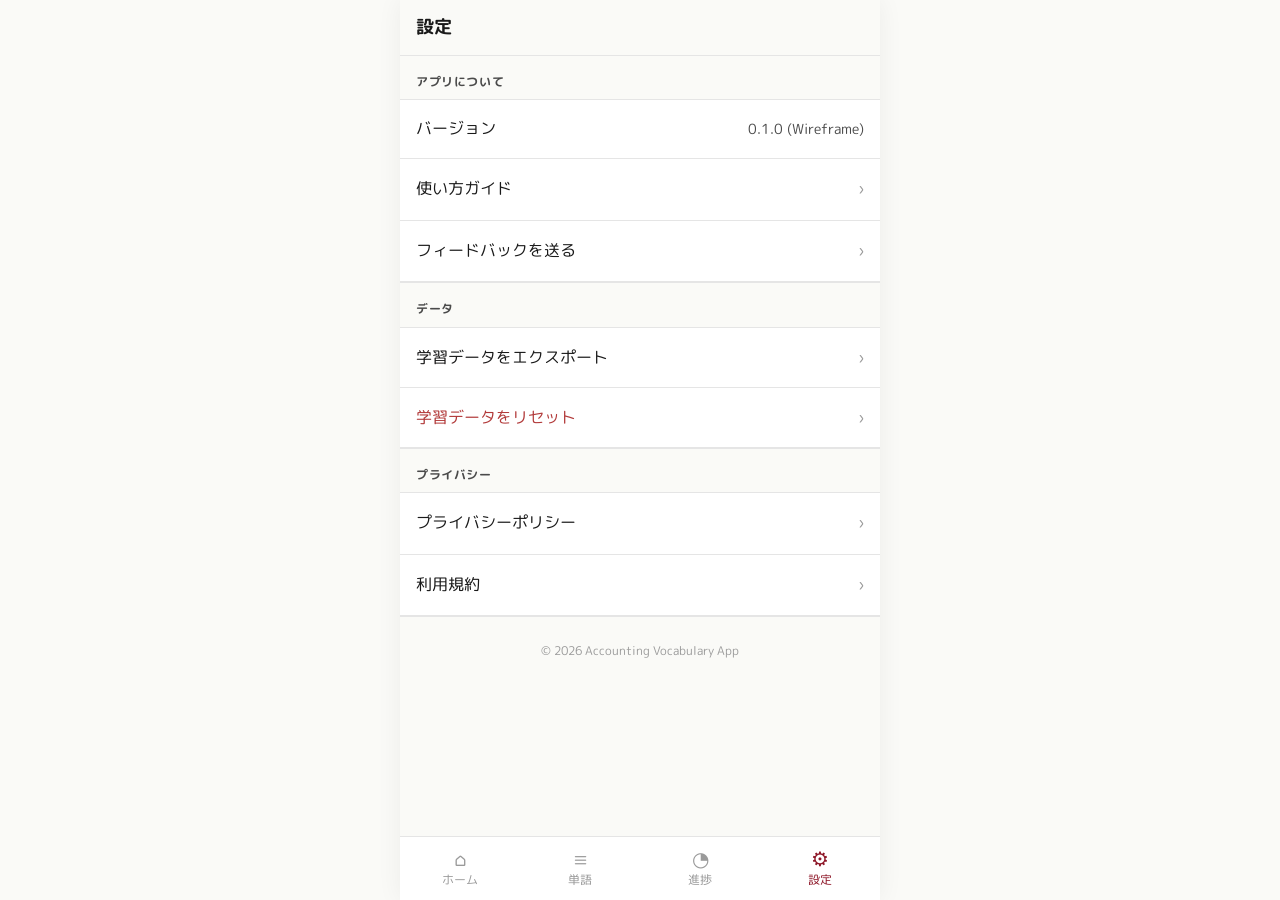
<file: pages/settings.html>
<!DOCTYPE html>
<html lang="ja">
<head>
  <meta charset="UTF-8">
  <meta name="viewport" content="width=device-width, initial-scale=1.0, maximum-scale=1.0, user-scalable=no">
  <meta name="theme-color" content="#8E1728">
  <title>設定</title>

  <link rel="preconnect" href="https://fonts.googleapis.com">
  <link rel="preconnect" href="https://fonts.gstatic.com" crossorigin>
  <link href="https://fonts.googleapis.com/css2?family=M+PLUS+Rounded+1c:wght@400;500;700;800&display=swap" rel="stylesheet">

  <link rel="stylesheet" href="../css/theme.css">
  <link rel="stylesheet" href="../css/base.css">
  <link rel="stylesheet" href="../css/components.css">

  <style>
    .settings-section-title {
      padding: var(--space-4) var(--space-4) var(--space-2);
      font-size: var(--font-size-xs);
      color: var(--color-text-sub);
      font-weight: 700;
      text-transform: uppercase;
      letter-spacing: 0.05em;
    }

    .settings-group {
      background-color: var(--color-bg-elevated);
      border-top: 1px solid var(--color-border);
      border-bottom: 1px solid var(--color-border);
    }

    .danger-action {
      color: var(--color-error) !important;
    }
  </style>
</head>
<body>
  <div class="app-container">
    <main class="main-content">

      <header class="app-header">
        <h1 class="app-header__title">設定</h1>
      </header>

      <!-- アプリについて -->
      <h2 class="settings-section-title">アプリについて</h2>
      <div class="settings-group">
        <div class="list-item">
          <span class="list-item__label">バージョン</span>
          <span class="list-item__value">0.1.0 (Wireframe)</span>
        </div>
        <a href="#" class="list-item">
          <span class="list-item__label">使い方ガイド</span>
          <span class="list-item__chevron">›</span>
        </a>
        <a href="#" class="list-item">
          <span class="list-item__label">フィードバックを送る</span>
          <span class="list-item__chevron">›</span>
        </a>
      </div>

      <!-- データ管理 -->
      <h2 class="settings-section-title">データ</h2>
      <div class="settings-group">
        <button class="list-item">
          <span class="list-item__label">学習データをエクスポート</span>
          <span class="list-item__chevron">›</span>
        </button>
        <button class="list-item">
          <span class="list-item__label danger-action">学習データをリセット</span>
          <span class="list-item__chevron">›</span>
        </button>
      </div>

      <!-- プライバシー -->
      <h2 class="settings-section-title">プライバシー</h2>
      <div class="settings-group">
        <a href="#" class="list-item">
          <span class="list-item__label">プライバシーポリシー</span>
          <span class="list-item__chevron">›</span>
        </a>
        <a href="#" class="list-item">
          <span class="list-item__label">利用規約</span>
          <span class="list-item__chevron">›</span>
        </a>
      </div>

      <p style="text-align: center; padding: var(--space-5); font-size: var(--font-size-xs); color: var(--color-text-mute);">
        © 2026 Accounting Vocabulary App
      </p>

    </main>

    <!-- 下部タブバー -->
    <nav class="tab-bar">
      <a href="../index.html" class="tab-bar__item">
        <span class="tab-bar__icon">⌂</span>
        <span>ホーム</span>
      </a>
      <a href="word-list.html" class="tab-bar__item">
        <span class="tab-bar__icon">≡</span>
        <span>単語</span>
      </a>
      <a href="progress.html" class="tab-bar__item">
        <span class="tab-bar__icon">◔</span>
        <span>進捗</span>
      </a>
      <a href="settings.html" class="tab-bar__item tab-bar__item--active">
        <span class="tab-bar__icon">⚙</span>
        <span>設定</span>
      </a>
    </nav>
  </div>
</body>
</html>
</file>
<file: css/theme.css>
/* ==========================================================================
   theme.css - グローバルなデザイントークン
   将来の他大学展開時、ここの値だけ差し替えれば対応可能
   ========================================================================== */

:root {
  /* ----- カラー：プライマリ（早稲田レッド） ----- */
  --color-primary: #8E1728;
  --color-primary-dark: #6B0F1E;
  --color-primary-light: #C44D5C;
  --color-primary-50: #FCEFF1;
  --color-primary-100: #F5D5DA;

  /* ----- カラー：ベース ----- */
  --color-bg: #FAFAF7;
  --color-bg-elevated: #FFFFFF;
  --color-text: #1A1A1A;
  --color-text-sub: #4A4A4A;
  --color-text-mute: #9A9A9A;
  --color-border: #E5E5E5;
  --color-border-strong: #BDBDBD;

  /* ----- カラー：状態 ----- */
  --color-success: #2E7D5B;
  --color-success-light: #E0F0E8;
  --color-warning: #C97B22;
  --color-warning-light: #F8E8D4;
  --color-error: #B23A3A;
  --color-error-light: #F5DCDC;

  /* ----- フォント ----- */
  --font-base: "M PLUS Rounded 1c", -apple-system, BlinkMacSystemFont, "Segoe UI", sans-serif;

  /* ----- フォントサイズ ----- */
  --font-size-xs: 12px;
  --font-size-sm: 14px;
  --font-size-base: 16px;
  --font-size-md: 18px;
  --font-size-lg: 24px;
  --font-size-xl: 32px;
  --font-size-xxl: 40px;

  /* ----- 余白（8pxグリッド） ----- */
  --space-1: 4px;
  --space-2: 8px;
  --space-3: 12px;
  --space-4: 16px;
  --space-5: 24px;
  --space-6: 32px;
  --space-7: 48px;
  --space-8: 64px;

  /* ----- 角丸 ----- */
  --radius-sm: 4px;
  --radius-md: 8px;
  --radius-lg: 12px;
  --radius-xl: 16px;
  --radius-full: 9999px;

  /* ----- 影 ----- */
  --shadow-sm: 0 1px 2px rgba(26, 26, 26, 0.04), 0 1px 3px rgba(26, 26, 26, 0.06);
  --shadow-md: 0 4px 6px -2px rgba(26, 26, 26, 0.05), 0 2px 4px -1px rgba(26, 26, 26, 0.04);
  --shadow-lg: 0 10px 15px -3px rgba(26, 26, 26, 0.08), 0 4px 6px -2px rgba(26, 26, 26, 0.04);
  --shadow-card: 0 2px 8px rgba(142, 23, 40, 0.06);

  /* ----- アニメーション ----- */
  --transition-fast: 150ms ease-out;
  --transition-base: 200ms ease-out;
  --transition-slow: 250ms ease-out;

  /* ----- レイアウト ----- */
  --max-width-mobile: 480px;
  --tab-bar-height: 64px;
  --header-height: 56px;
  --tap-min-size: 44px;
}
</file>
<file: css/base.css>
/* ==========================================================================
   base.css - リセット・共通スタイル
   ========================================================================== */

*, *::before, *::after {
  box-sizing: border-box;
  margin: 0;
  padding: 0;
}

html {
  font-size: 16px;
  -webkit-text-size-adjust: 100%;
  -webkit-tap-highlight-color: transparent;
}

body {
  font-family: var(--font-base);
  font-size: var(--font-size-base);
  font-weight: 400;
  line-height: 1.6;
  color: var(--color-text);
  background-color: var(--color-bg);
  min-height: 100vh;
  /* スマホ最適化 */
  overflow-x: hidden;
  -webkit-font-smoothing: antialiased;
  -moz-osx-font-smoothing: grayscale;
}

/* スマホ画面の中央配置（PCで見たときのために） */
.app-container {
  max-width: var(--max-width-mobile);
  margin: 0 auto;
  background-color: var(--color-bg);
  min-height: 100vh;
  position: relative;
  /* PC表示時に、スマホ枠を可視化 */
  box-shadow: 0 0 24px rgba(0, 0, 0, 0.06);
}

/* メインコンテンツ：下部タブバー分の余白を確保 */
.main-content {
  padding-bottom: calc(var(--tab-bar-height) + var(--space-4));
  min-height: 100vh;
}

/* ヘッダー */
.app-header {
  position: sticky;
  top: 0;
  z-index: 100;
  background-color: var(--color-bg);
  border-bottom: 1px solid var(--color-border);
  height: var(--header-height);
  display: flex;
  align-items: center;
  padding: 0 var(--space-4);
  gap: var(--space-3);
}

.app-header__title {
  font-size: var(--font-size-md);
  font-weight: 700;
  color: var(--color-text);
}

.app-header__back {
  width: var(--tap-min-size);
  height: var(--tap-min-size);
  display: flex;
  align-items: center;
  justify-content: center;
  background: none;
  border: none;
  color: var(--color-text);
  cursor: pointer;
  margin-left: -12px;
  font-size: 20px;
  line-height: 1;
}

.app-header__back:active {
  opacity: 0.5;
}

/* セクション */
.section {
  padding: var(--space-5) var(--space-4);
}

.section + .section {
  padding-top: 0;
}

.section__title {
  font-size: var(--font-size-md);
  font-weight: 700;
  margin-bottom: var(--space-3);
  color: var(--color-text);
}

.section__subtitle {
  font-size: var(--font-size-sm);
  color: var(--color-text-sub);
  margin-bottom: var(--space-4);
}

/* リンク */
a {
  color: inherit;
  text-decoration: none;
}

button {
  font-family: var(--font-base);
  cursor: pointer;
}

button:focus-visible,
a:focus-visible {
  outline: 2px solid var(--color-primary);
  outline-offset: 2px;
}

/* フォントローディング最適化 */
@font-face {
  font-family: 'M PLUS Rounded 1c';
  font-display: swap;
}
</file>
<file: css/components.css>
/* ==========================================================================
   components.css - 再利用可能なコンポーネント
   ========================================================================== */

/* ----- ボタン ----- */
.btn {
  display: inline-flex;
  align-items: center;
  justify-content: center;
  gap: var(--space-2);
  min-height: 48px;
  padding: var(--space-3) var(--space-5);
  border: none;
  border-radius: var(--radius-md);
  font-size: var(--font-size-base);
  font-weight: 700;
  font-family: var(--font-base);
  cursor: pointer;
  transition: all var(--transition-fast);
  text-align: center;
  user-select: none;
  -webkit-user-select: none;
}

.btn--primary {
  background-color: var(--color-primary);
  color: white;
}

.btn--primary:active {
  background-color: var(--color-primary-dark);
  transform: scale(0.98);
}

.btn--secondary {
  background-color: var(--color-bg-elevated);
  color: var(--color-primary);
  border: 1.5px solid var(--color-primary);
}

.btn--secondary:active {
  background-color: var(--color-primary-50);
  transform: scale(0.98);
}

.btn--ghost {
  background: none;
  color: var(--color-text);
  border: 1px solid var(--color-border);
}

.btn--ghost:active {
  background-color: var(--color-border);
}

.btn--block {
  width: 100%;
}

.btn--sm {
  min-height: 36px;
  padding: var(--space-2) var(--space-4);
  font-size: var(--font-size-sm);
}

.btn--lg {
  min-height: 56px;
  font-size: var(--font-size-md);
}

/* ----- 学習モードカード（ホーム画面の主要要素） ----- */
.mode-card {
  display: flex;
  align-items: center;
  gap: var(--space-4);
  background-color: var(--color-bg-elevated);
  padding: var(--space-4) var(--space-5);
  border-radius: var(--radius-lg);
  border: 1px solid var(--color-border);
  text-decoration: none;
  color: var(--color-text);
  transition: all var(--transition-fast);
  width: 100%;
  cursor: pointer;
  font-family: var(--font-base);
  text-align: left;
}

.mode-card:active {
  transform: scale(0.98);
  box-shadow: var(--shadow-sm);
}

.mode-card__icon {
  flex-shrink: 0;
  width: 48px;
  height: 48px;
  border-radius: var(--radius-md);
  background-color: var(--color-primary-50);
  color: var(--color-primary);
  display: flex;
  align-items: center;
  justify-content: center;
  font-size: 24px;
}

.mode-card__body {
  flex: 1;
  min-width: 0;
}

.mode-card__title {
  font-size: var(--font-size-base);
  font-weight: 700;
  margin-bottom: 2px;
}

.mode-card__desc {
  font-size: var(--font-size-xs);
  color: var(--color-text-sub);
}

.mode-card__chevron {
  flex-shrink: 0;
  color: var(--color-text-mute);
  font-size: 20px;
}

/* ----- 進捗バー ----- */
.progress-bar {
  height: 8px;
  background-color: var(--color-border);
  border-radius: var(--radius-full);
  overflow: hidden;
  position: relative;
}

.progress-bar__fill {
  height: 100%;
  background-color: var(--color-primary);
  border-radius: var(--radius-full);
  transition: width var(--transition-slow);
}

.progress-bar__fill--success {
  background-color: var(--color-success);
}

/* ----- 統計カード ----- */
.stat-card {
  background-color: var(--color-bg-elevated);
  padding: var(--space-4);
  border-radius: var(--radius-md);
  border: 1px solid var(--color-border);
}

.stat-card__label {
  font-size: var(--font-size-xs);
  color: var(--color-text-sub);
  margin-bottom: var(--space-1);
}

.stat-card__value {
  font-size: var(--font-size-lg);
  font-weight: 700;
  color: var(--color-text);
  line-height: 1.2;
}

.stat-card__suffix {
  font-size: var(--font-size-sm);
  font-weight: 400;
  color: var(--color-text-sub);
  margin-left: 2px;
}

/* ----- タブバー（下部ナビゲーション） ----- */
.tab-bar {
  position: fixed;
  bottom: 0;
  left: 50%;
  transform: translateX(-50%);
  width: 100%;
  max-width: var(--max-width-mobile);
  height: var(--tab-bar-height);
  background-color: var(--color-bg-elevated);
  border-top: 1px solid var(--color-border);
  display: flex;
  z-index: 100;
  /* iPhone安全領域対応 */
  padding-bottom: env(safe-area-inset-bottom);
}

.tab-bar__item {
  flex: 1;
  display: flex;
  flex-direction: column;
  align-items: center;
  justify-content: center;
  gap: 2px;
  background: none;
  border: none;
  color: var(--color-text-mute);
  font-family: var(--font-base);
  font-size: var(--font-size-xs);
  cursor: pointer;
  padding: var(--space-2);
  text-decoration: none;
  transition: color var(--transition-fast);
}

.tab-bar__item--active {
  color: var(--color-primary);
}

.tab-bar__item:active {
  opacity: 0.5;
}

.tab-bar__icon {
  font-size: 20px;
  line-height: 1;
}

/* ----- バッジ ----- */
.badge {
  display: inline-flex;
  align-items: center;
  padding: 2px var(--space-2);
  border-radius: var(--radius-full);
  font-size: var(--font-size-xs);
  font-weight: 700;
  background-color: var(--color-border);
  color: var(--color-text-sub);
}

.badge--primary {
  background-color: var(--color-primary-50);
  color: var(--color-primary);
}

.badge--success {
  background-color: var(--color-success-light);
  color: var(--color-success);
}

.badge--warning {
  background-color: var(--color-warning-light);
  color: var(--color-warning);
}

/* ----- チェックボックス選択（範囲選択画面で使用） ----- */
.choice-chip {
  display: inline-flex;
  align-items: center;
  padding: var(--space-2) var(--space-4);
  border: 1.5px solid var(--color-border);
  border-radius: var(--radius-full);
  background-color: var(--color-bg-elevated);
  font-size: var(--font-size-sm);
  font-weight: 500;
  color: var(--color-text-sub);
  cursor: pointer;
  transition: all var(--transition-fast);
  font-family: var(--font-base);
  min-height: 40px;
  user-select: none;
  -webkit-user-select: none;
}

.choice-chip--selected {
  background-color: var(--color-primary);
  color: white;
  border-color: var(--color-primary);
}

.choice-chip:active {
  transform: scale(0.96);
}

.choice-group {
  display: flex;
  flex-wrap: wrap;
  gap: var(--space-2);
}

/* ----- 区切り線 ----- */
.divider {
  height: 1px;
  background-color: var(--color-border);
  margin: var(--space-4) 0;
  border: none;
}

/* ----- リスト項目（設定画面など） ----- */
.list-item {
  display: flex;
  align-items: center;
  gap: var(--space-3);
  padding: var(--space-4);
  background-color: var(--color-bg-elevated);
  border-bottom: 1px solid var(--color-border);
  text-decoration: none;
  color: var(--color-text);
  cursor: pointer;
  font-family: var(--font-base);
  width: 100%;
  border-left: none;
  border-right: none;
  border-top: none;
  text-align: left;
  font-size: var(--font-size-base);
  transition: background-color var(--transition-fast);
}

.list-item:active {
  background-color: var(--color-bg);
}

.list-item__label {
  flex: 1;
}

.list-item__value {
  color: var(--color-text-sub);
  font-size: var(--font-size-sm);
}

.list-item__chevron {
  color: var(--color-text-mute);
  font-size: 18px;
}

/* ----- 空状態 ----- */
.empty-state {
  text-align: center;
  padding: var(--space-7) var(--space-4);
  color: var(--color-text-sub);
}

.empty-state__icon {
  font-size: 48px;
  margin-bottom: var(--space-3);
  opacity: 0.4;
}

.empty-state__text {
  font-size: var(--font-size-sm);
}
</file>
